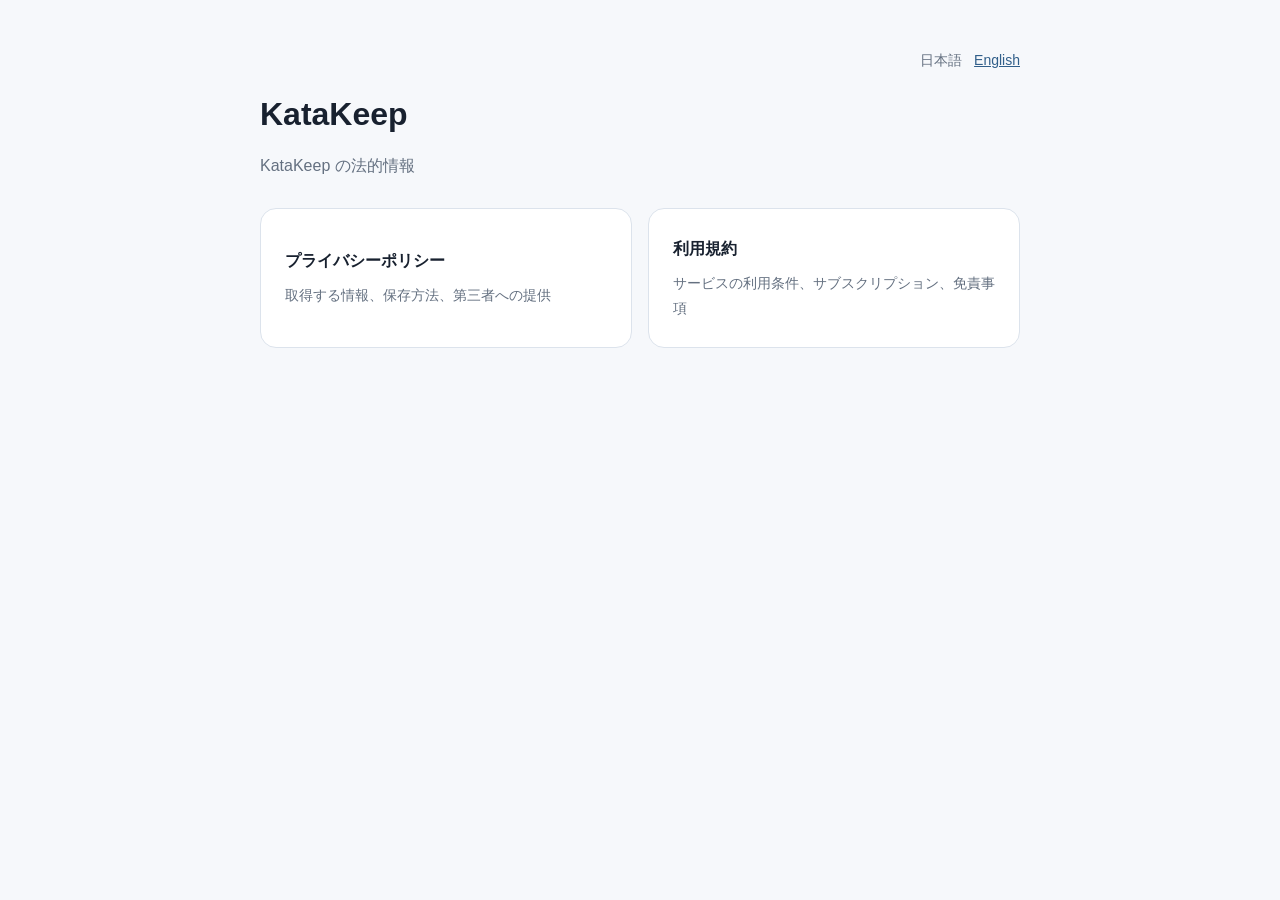
<file: index.html>
<!doctype html>
<html lang="ja">
  <head>
    <meta charset="utf-8">
    <meta name="viewport" content="width=device-width, initial-scale=1">
    <title>KataKeep - Legal</title>
    <link rel="stylesheet" href="styles.css">
  </head>
  <body>
    <main class="container">
      <nav class="language-switch" aria-label="言語">
        <span aria-current="page">日本語</span>
        <a href="en/index.html" lang="en">English</a>
      </nav>
      <h1>KataKeep</h1>
      <p class="lead">KataKeep の法的情報</p>
      <nav class="card-grid" aria-label="法的情報">
        <a class="card" href="privacy.html">
          <strong>プライバシーポリシー</strong>
          <span>取得する情報、保存方法、第三者への提供</span>
        </a>
        <a class="card" href="terms.html">
          <strong>利用規約</strong>
          <span>サービスの利用条件、サブスクリプション、免責事項</span>
        </a>
      </nav>
    </main>
  </body>
</html>
</file>
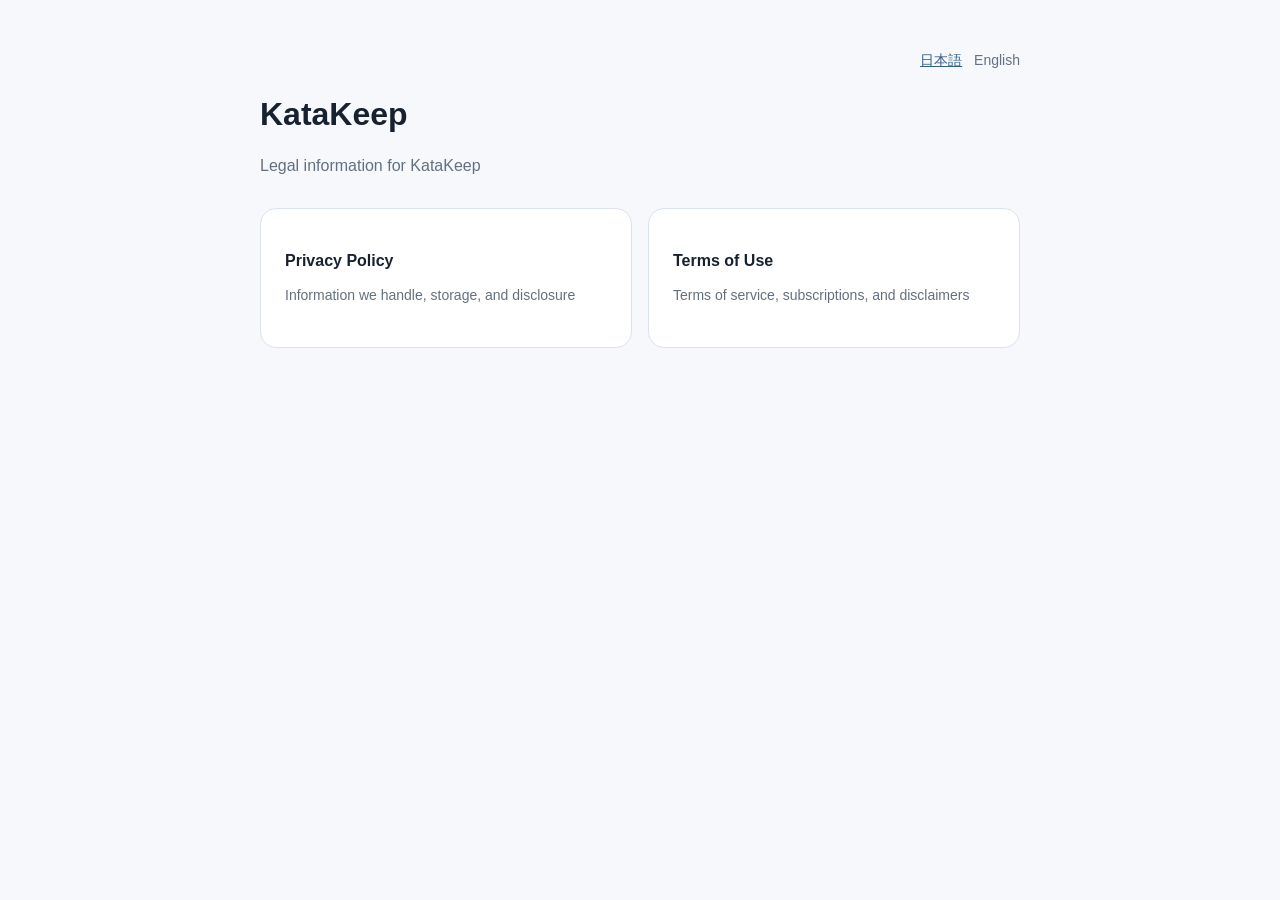
<file: en/index.html>
<!doctype html>
<html lang="en">
  <head>
    <meta charset="utf-8">
    <meta name="viewport" content="width=device-width, initial-scale=1">
    <title>KataKeep - Legal</title>
    <link rel="stylesheet" href="../styles.css">
  </head>
  <body>
    <main class="container">
      <nav class="language-switch" aria-label="Language">
        <a href="../index.html" lang="ja">日本語</a>
        <span aria-current="page">English</span>
      </nav>
      <h1>KataKeep</h1>
      <p class="lead">Legal information for KataKeep</p>
      <nav class="card-grid" aria-label="Legal information">
        <a class="card" href="privacy.html">
          <strong>Privacy Policy</strong>
          <span>Information we handle, storage, and disclosure</span>
        </a>
        <a class="card" href="terms.html">
          <strong>Terms of Use</strong>
          <span>Terms of service, subscriptions, and disclaimers</span>
        </a>
      </nav>
    </main>
  </body>
</html>
</file>
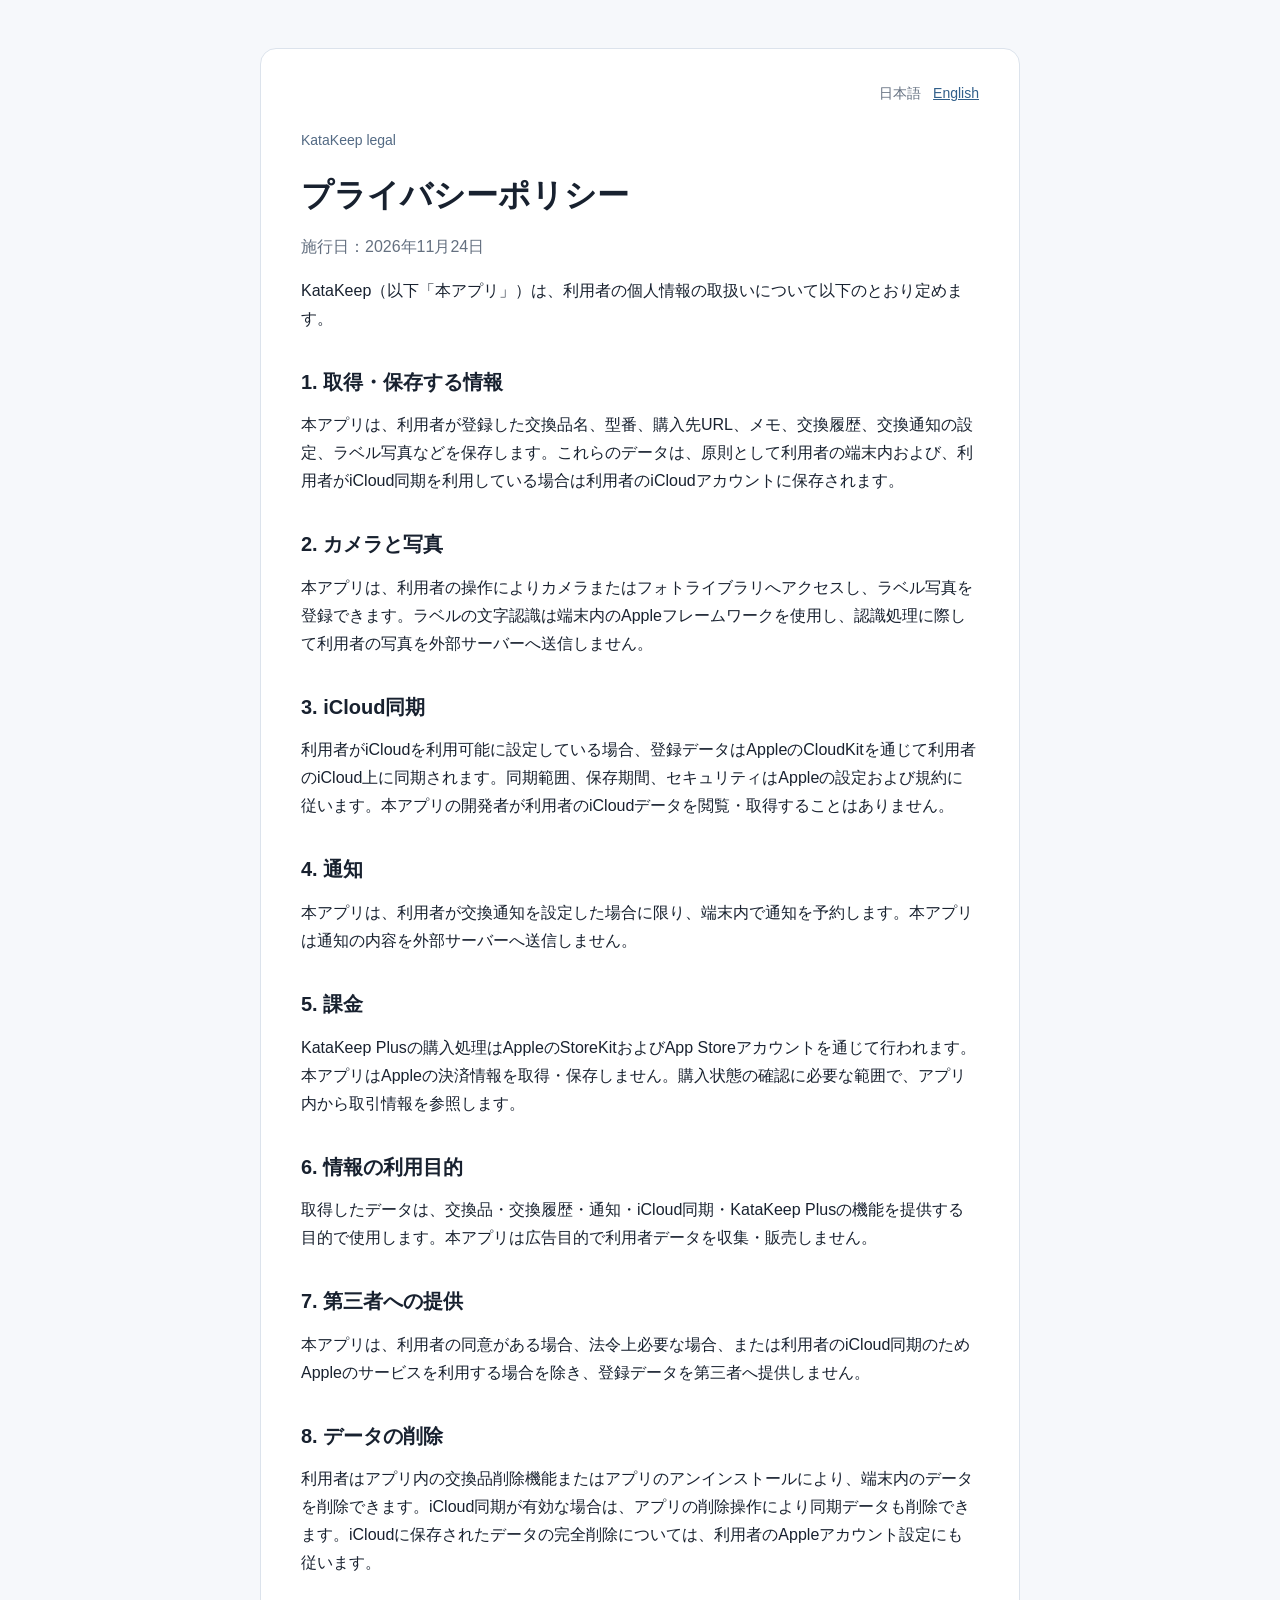
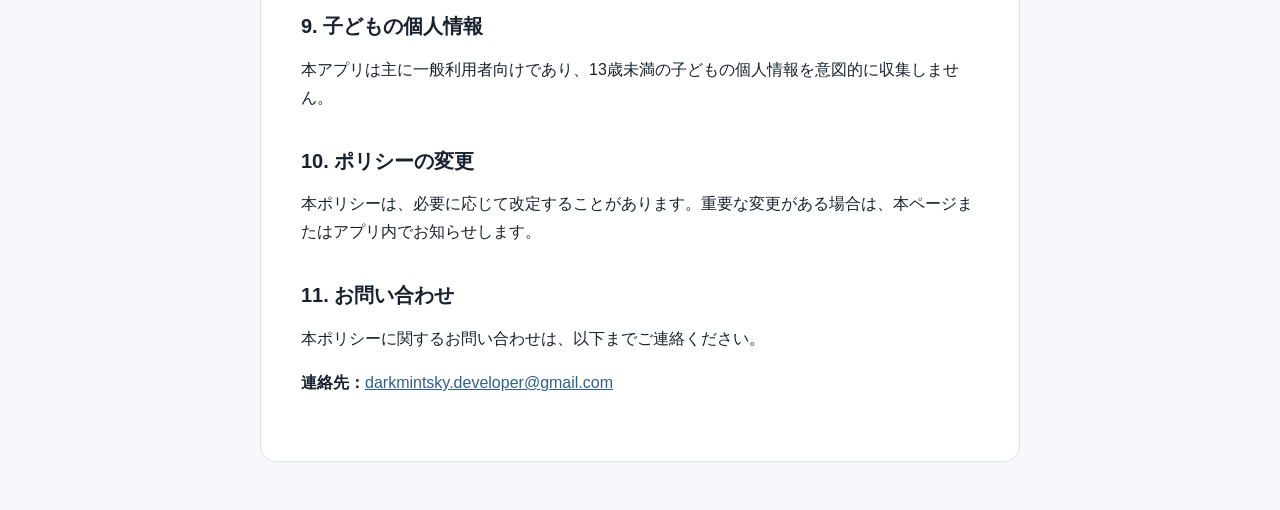
<file: privacy.html>
<!doctype html>
<html lang="ja">
  <head>
    <meta charset="utf-8">
    <meta name="viewport" content="width=device-width, initial-scale=1">
    <title>プライバシーポリシー - KataKeep</title>
    <link rel="stylesheet" href="styles.css">
  </head>
  <body>
    <main class="container document">
      <nav class="language-switch" aria-label="言語">
        <span aria-current="page">日本語</span>
        <a href="en/privacy.html" lang="en">English</a>
      </nav>
      <a class="back" href="index.html">KataKeep legal</a>
      <h1>プライバシーポリシー</h1>
      <p class="updated">施行日：2026年11月24日</p>

      <p>KataKeep（以下「本アプリ」）は、利用者の個人情報の取扱いについて以下のとおり定めます。</p>

      <h2>1. 取得・保存する情報</h2>
      <p>本アプリは、利用者が登録した交換品名、型番、購入先URL、メモ、交換履歴、交換通知の設定、ラベル写真などを保存します。これらのデータは、原則として利用者の端末内および、利用者がiCloud同期を利用している場合は利用者のiCloudアカウントに保存されます。</p>

      <h2>2. カメラと写真</h2>
      <p>本アプリは、利用者の操作によりカメラまたはフォトライブラリへアクセスし、ラベル写真を登録できます。ラベルの文字認識は端末内のAppleフレームワークを使用し、認識処理に際して利用者の写真を外部サーバーへ送信しません。</p>

      <h2>3. iCloud同期</h2>
      <p>利用者がiCloudを利用可能に設定している場合、登録データはAppleのCloudKitを通じて利用者のiCloud上に同期されます。同期範囲、保存期間、セキュリティはAppleの設定および規約に従います。本アプリの開発者が利用者のiCloudデータを閲覧・取得することはありません。</p>

      <h2>4. 通知</h2>
      <p>本アプリは、利用者が交換通知を設定した場合に限り、端末内で通知を予約します。本アプリは通知の内容を外部サーバーへ送信しません。</p>

      <h2>5. 課金</h2>
      <p>KataKeep Plusの購入処理はAppleのStoreKitおよびApp Storeアカウントを通じて行われます。本アプリはAppleの決済情報を取得・保存しません。購入状態の確認に必要な範囲で、アプリ内から取引情報を参照します。</p>

      <h2>6. 情報の利用目的</h2>
      <p>取得したデータは、交換品・交換履歴・通知・iCloud同期・KataKeep Plusの機能を提供する目的で使用します。本アプリは広告目的で利用者データを収集・販売しません。</p>

      <h2>7. 第三者への提供</h2>
      <p>本アプリは、利用者の同意がある場合、法令上必要な場合、または利用者のiCloud同期のためAppleのサービスを利用する場合を除き、登録データを第三者へ提供しません。</p>

      <h2>8. データの削除</h2>
      <p>利用者はアプリ内の交換品削除機能またはアプリのアンインストールにより、端末内のデータを削除できます。iCloud同期が有効な場合は、アプリの削除操作により同期データも削除できます。iCloudに保存されたデータの完全削除については、利用者のAppleアカウント設定にも従います。</p>

      <h2>9. 子どもの個人情報</h2>
      <p>本アプリは主に一般利用者向けであり、13歳未満の子どもの個人情報を意図的に収集しません。</p>

      <h2>10. ポリシーの変更</h2>
      <p>本ポリシーは、必要に応じて改定することがあります。重要な変更がある場合は、本ページまたはアプリ内でお知らせします。</p>

      <h2>11. お問い合わせ</h2>
      <p>本ポリシーに関するお問い合わせは、以下までご連絡ください。</p>
      <p><strong>連絡先：</strong><a href="mailto:darkmintsky.developer@gmail.com">darkmintsky.developer@gmail.com</a></p>
    </main>
  </body>
</html>
</file>
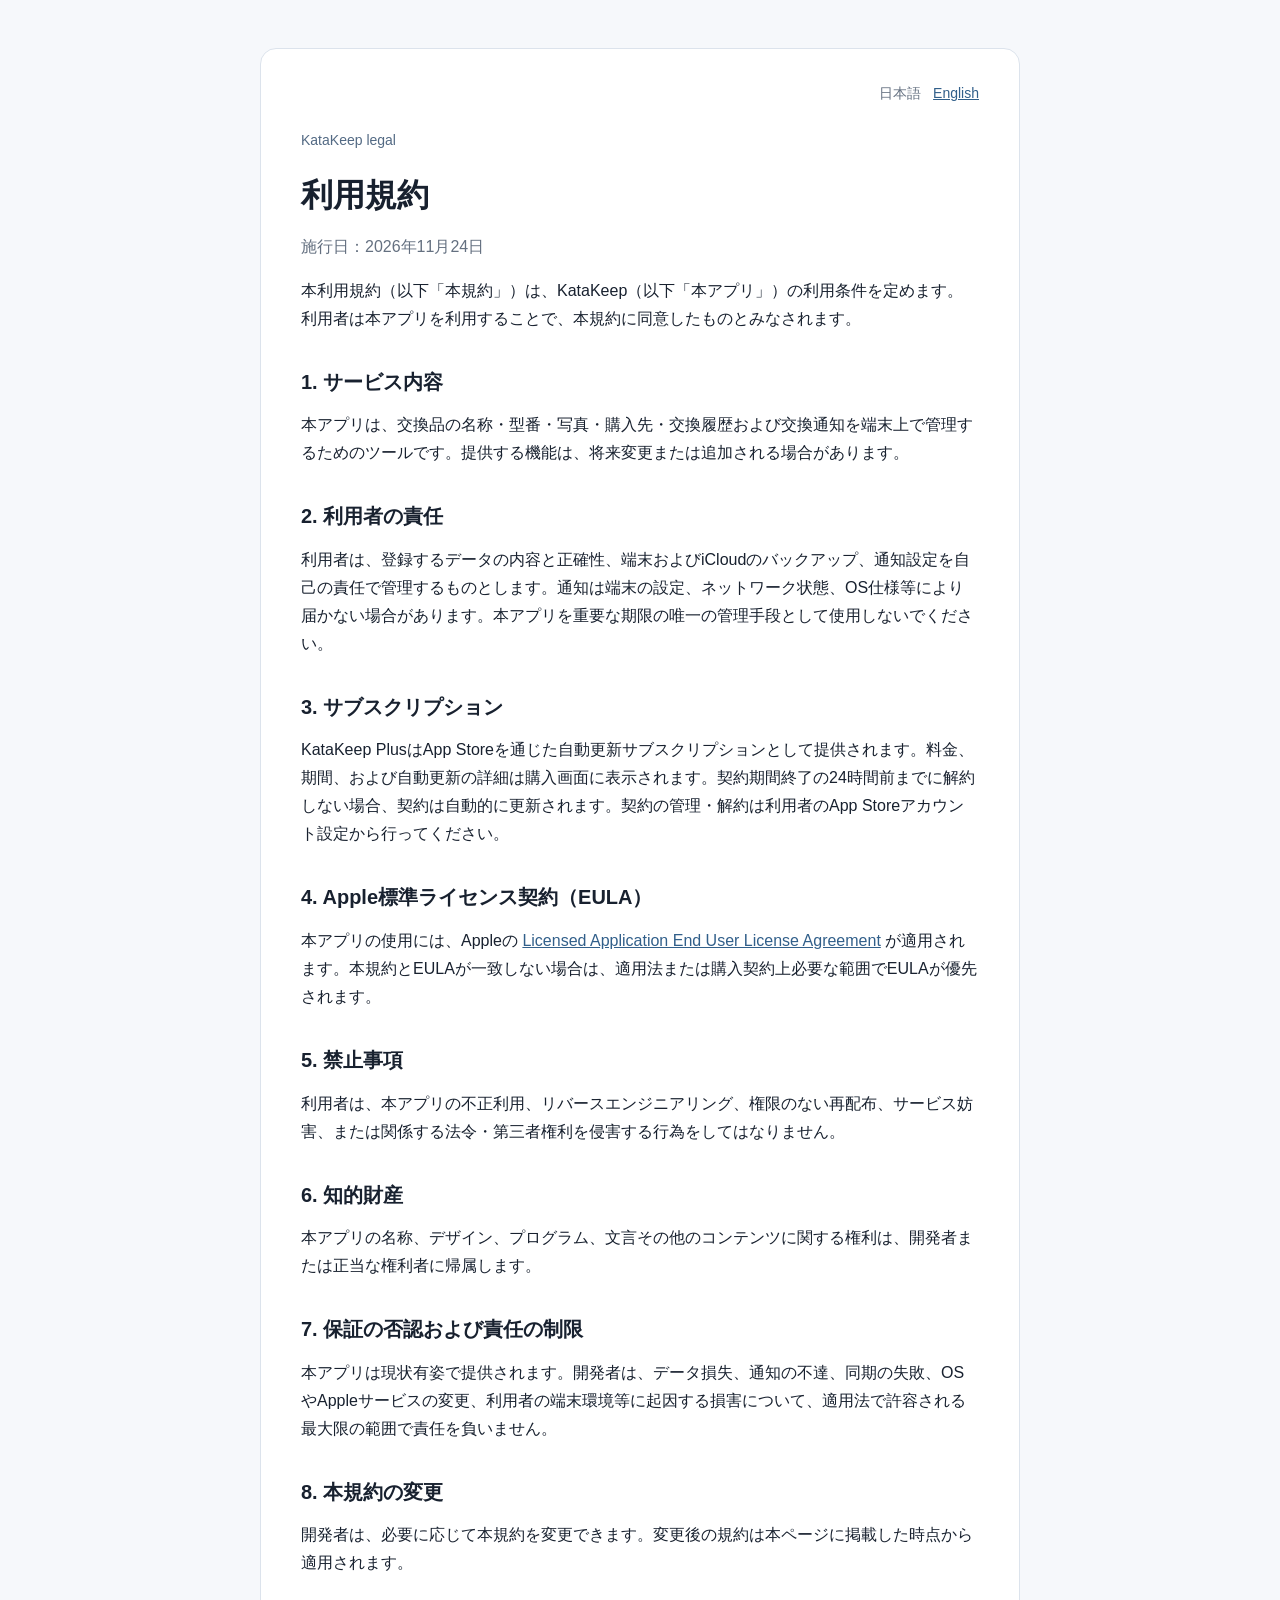
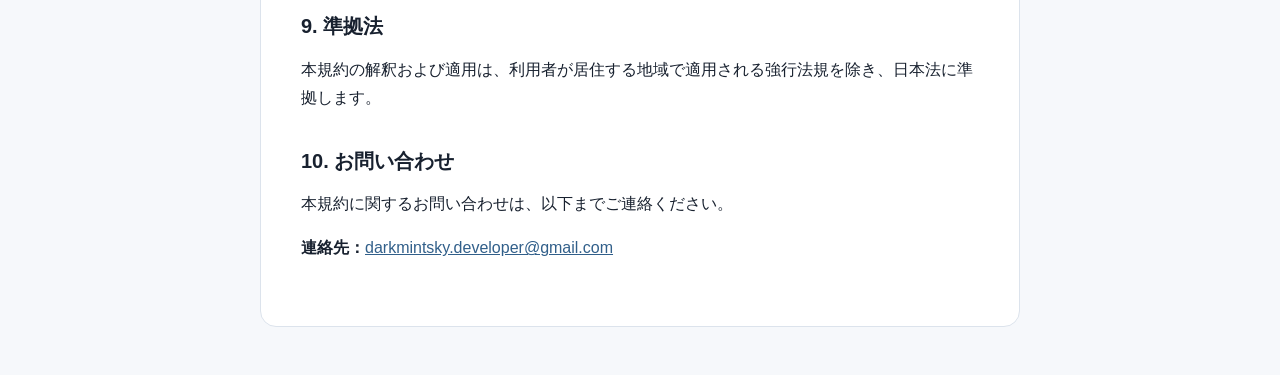
<file: terms.html>
<!doctype html>
<html lang="ja">
  <head>
    <meta charset="utf-8">
    <meta name="viewport" content="width=device-width, initial-scale=1">
    <title>利用規約 - KataKeep</title>
    <link rel="stylesheet" href="styles.css">
  </head>
  <body>
    <main class="container document">
      <nav class="language-switch" aria-label="言語">
        <span aria-current="page">日本語</span>
        <a href="en/terms.html" lang="en">English</a>
      </nav>
      <a class="back" href="index.html">KataKeep legal</a>
      <h1>利用規約</h1>
      <p class="updated">施行日：2026年11月24日</p>

      <p>本利用規約（以下「本規約」）は、KataKeep（以下「本アプリ」）の利用条件を定めます。利用者は本アプリを利用することで、本規約に同意したものとみなされます。</p>

      <h2>1. サービス内容</h2>
      <p>本アプリは、交換品の名称・型番・写真・購入先・交換履歴および交換通知を端末上で管理するためのツールです。提供する機能は、将来変更または追加される場合があります。</p>

      <h2>2. 利用者の責任</h2>
      <p>利用者は、登録するデータの内容と正確性、端末およびiCloudのバックアップ、通知設定を自己の責任で管理するものとします。通知は端末の設定、ネットワーク状態、OS仕様等により届かない場合があります。本アプリを重要な期限の唯一の管理手段として使用しないでください。</p>

      <h2>3. サブスクリプション</h2>
      <p>KataKeep PlusはApp Storeを通じた自動更新サブスクリプションとして提供されます。料金、期間、および自動更新の詳細は購入画面に表示されます。契約期間終了の24時間前までに解約しない場合、契約は自動的に更新されます。契約の管理・解約は利用者のApp Storeアカウント設定から行ってください。</p>

      <h2>4. Apple標準ライセンス契約（EULA）</h2>
      <p>本アプリの使用には、Appleの <a href="https://www.apple.com/legal/internet-services/itunes/dev/stdeula/" target="_blank" rel="noopener noreferrer">Licensed Application End User License Agreement</a> が適用されます。本規約とEULAが一致しない場合は、適用法または購入契約上必要な範囲でEULAが優先されます。</p>

      <h2>5. 禁止事項</h2>
      <p>利用者は、本アプリの不正利用、リバースエンジニアリング、権限のない再配布、サービス妨害、または関係する法令・第三者権利を侵害する行為をしてはなりません。</p>

      <h2>6. 知的財産</h2>
      <p>本アプリの名称、デザイン、プログラム、文言その他のコンテンツに関する権利は、開発者または正当な権利者に帰属します。</p>

      <h2>7. 保証の否認および責任の制限</h2>
      <p>本アプリは現状有姿で提供されます。開発者は、データ損失、通知の不達、同期の失敗、OSやAppleサービスの変更、利用者の端末環境等に起因する損害について、適用法で許容される最大限の範囲で責任を負いません。</p>

      <h2>8. 本規約の変更</h2>
      <p>開発者は、必要に応じて本規約を変更できます。変更後の規約は本ページに掲載した時点から適用されます。</p>

      <h2>9. 準拠法</h2>
      <p>本規約の解釈および適用は、利用者が居住する地域で適用される強行法規を除き、日本法に準拠します。</p>

      <h2>10. お問い合わせ</h2>
      <p>本規約に関するお問い合わせは、以下までご連絡ください。</p>
      <p><strong>連絡先：</strong><a href="mailto:darkmintsky.developer@gmail.com">darkmintsky.developer@gmail.com</a></p>
    </main>
  </body>
</html>
</file>
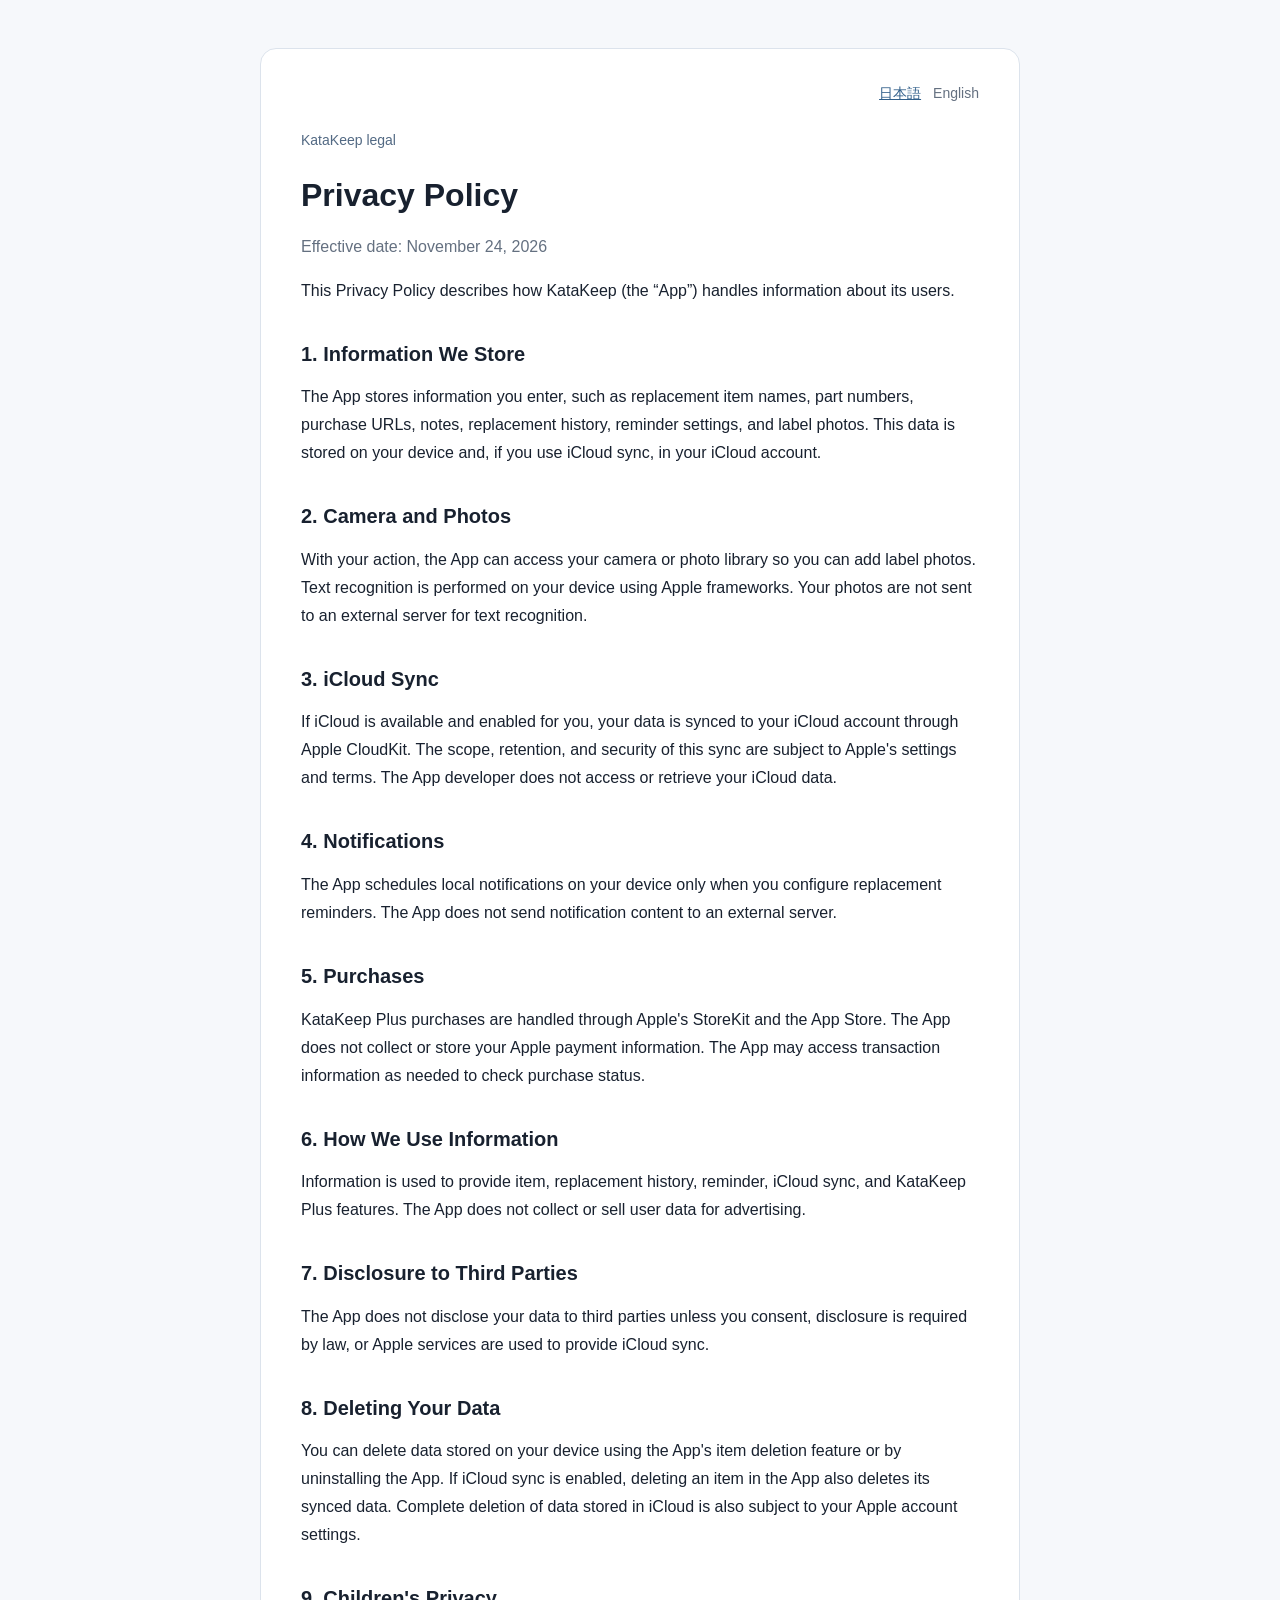
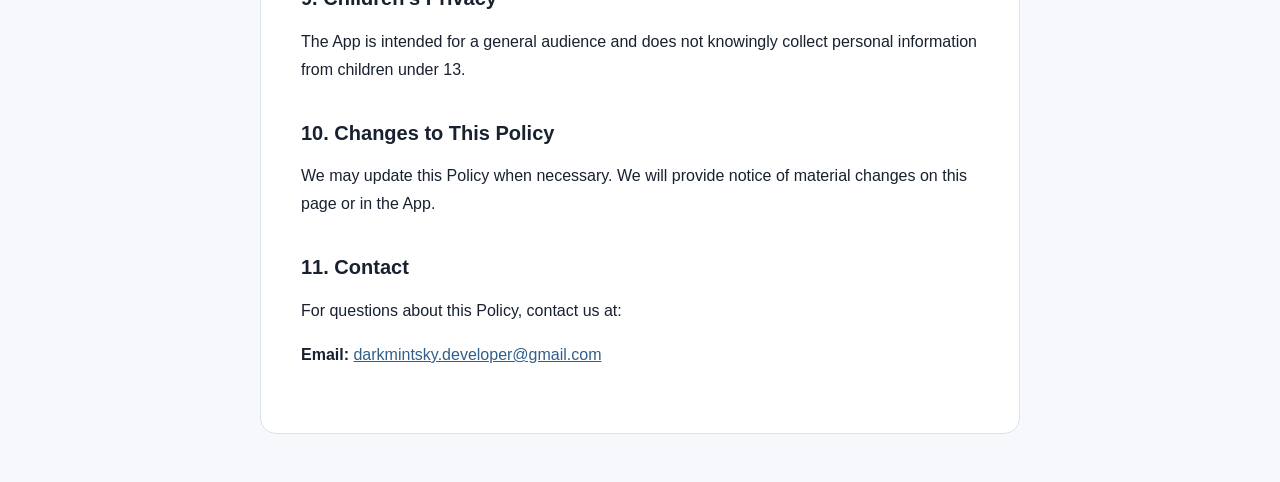
<file: en/privacy.html>
<!doctype html>
<html lang="en">
  <head>
    <meta charset="utf-8">
    <meta name="viewport" content="width=device-width, initial-scale=1">
    <title>Privacy Policy - KataKeep</title>
    <link rel="stylesheet" href="../styles.css">
  </head>
  <body>
    <main class="container document">
      <nav class="language-switch" aria-label="Language">
        <a href="../privacy.html" lang="ja">日本語</a>
        <span aria-current="page">English</span>
      </nav>
      <a class="back" href="index.html">KataKeep legal</a>
      <h1>Privacy Policy</h1>
      <p class="updated">Effective date: November 24, 2026</p>

      <p>This Privacy Policy describes how KataKeep (the “App”) handles information about its users.</p>

      <h2>1. Information We Store</h2>
      <p>The App stores information you enter, such as replacement item names, part numbers, purchase URLs, notes, replacement history, reminder settings, and label photos. This data is stored on your device and, if you use iCloud sync, in your iCloud account.</p>

      <h2>2. Camera and Photos</h2>
      <p>With your action, the App can access your camera or photo library so you can add label photos. Text recognition is performed on your device using Apple frameworks. Your photos are not sent to an external server for text recognition.</p>

      <h2>3. iCloud Sync</h2>
      <p>If iCloud is available and enabled for you, your data is synced to your iCloud account through Apple CloudKit. The scope, retention, and security of this sync are subject to Apple's settings and terms. The App developer does not access or retrieve your iCloud data.</p>

      <h2>4. Notifications</h2>
      <p>The App schedules local notifications on your device only when you configure replacement reminders. The App does not send notification content to an external server.</p>

      <h2>5. Purchases</h2>
      <p>KataKeep Plus purchases are handled through Apple's StoreKit and the App Store. The App does not collect or store your Apple payment information. The App may access transaction information as needed to check purchase status.</p>

      <h2>6. How We Use Information</h2>
      <p>Information is used to provide item, replacement history, reminder, iCloud sync, and KataKeep Plus features. The App does not collect or sell user data for advertising.</p>

      <h2>7. Disclosure to Third Parties</h2>
      <p>The App does not disclose your data to third parties unless you consent, disclosure is required by law, or Apple services are used to provide iCloud sync.</p>

      <h2>8. Deleting Your Data</h2>
      <p>You can delete data stored on your device using the App's item deletion feature or by uninstalling the App. If iCloud sync is enabled, deleting an item in the App also deletes its synced data. Complete deletion of data stored in iCloud is also subject to your Apple account settings.</p>

      <h2>9. Children's Privacy</h2>
      <p>The App is intended for a general audience and does not knowingly collect personal information from children under 13.</p>

      <h2>10. Changes to This Policy</h2>
      <p>We may update this Policy when necessary. We will provide notice of material changes on this page or in the App.</p>

      <h2>11. Contact</h2>
      <p>For questions about this Policy, contact us at:</p>
      <p><strong>Email:</strong> <a href="mailto:darkmintsky.developer@gmail.com">darkmintsky.developer@gmail.com</a></p>
    </main>
  </body>
</html>
</file>
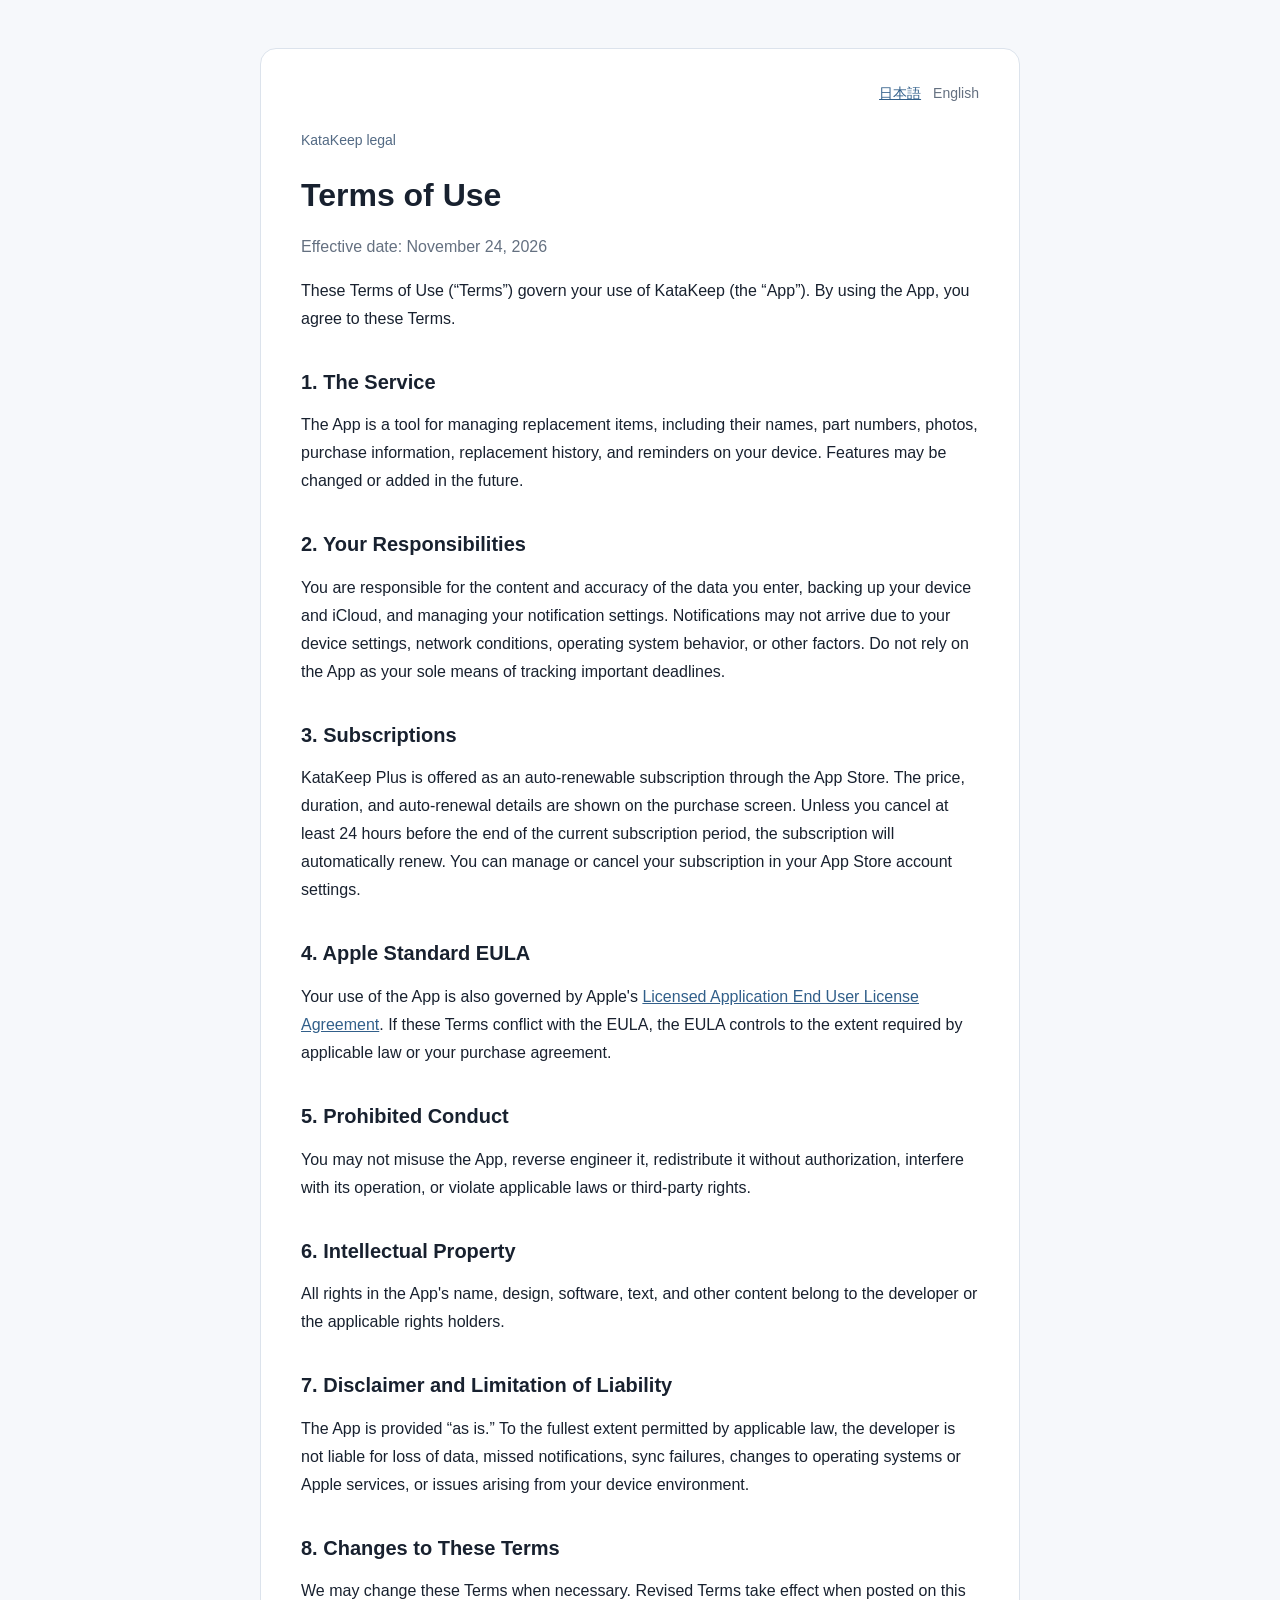
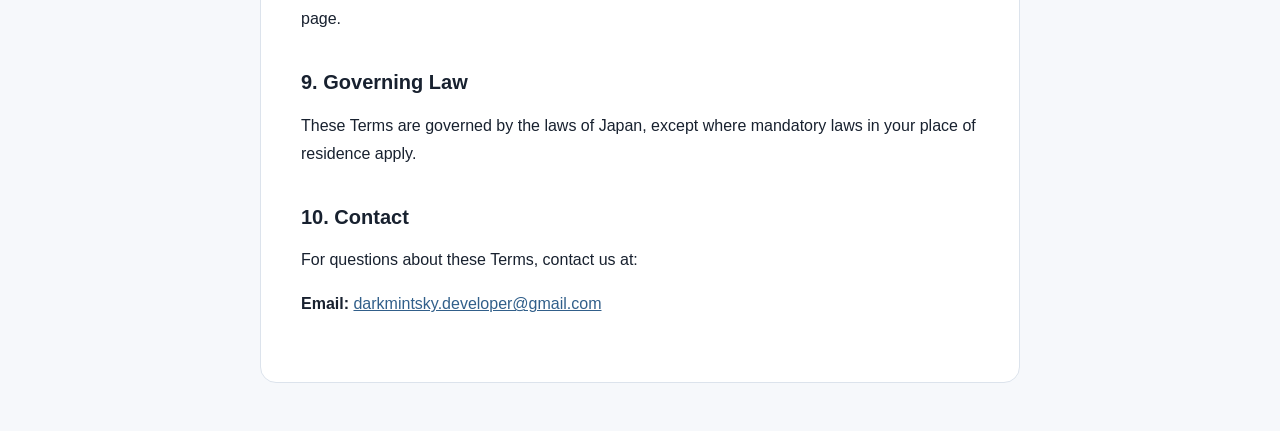
<file: en/terms.html>
<!doctype html>
<html lang="en">
  <head>
    <meta charset="utf-8">
    <meta name="viewport" content="width=device-width, initial-scale=1">
    <title>Terms of Use - KataKeep</title>
    <link rel="stylesheet" href="../styles.css">
  </head>
  <body>
    <main class="container document">
      <nav class="language-switch" aria-label="Language">
        <a href="../terms.html" lang="ja">日本語</a>
        <span aria-current="page">English</span>
      </nav>
      <a class="back" href="index.html">KataKeep legal</a>
      <h1>Terms of Use</h1>
      <p class="updated">Effective date: November 24, 2026</p>

      <p>These Terms of Use (“Terms”) govern your use of KataKeep (the “App”). By using the App, you agree to these Terms.</p>

      <h2>1. The Service</h2>
      <p>The App is a tool for managing replacement items, including their names, part numbers, photos, purchase information, replacement history, and reminders on your device. Features may be changed or added in the future.</p>

      <h2>2. Your Responsibilities</h2>
      <p>You are responsible for the content and accuracy of the data you enter, backing up your device and iCloud, and managing your notification settings. Notifications may not arrive due to your device settings, network conditions, operating system behavior, or other factors. Do not rely on the App as your sole means of tracking important deadlines.</p>

      <h2>3. Subscriptions</h2>
      <p>KataKeep Plus is offered as an auto-renewable subscription through the App Store. The price, duration, and auto-renewal details are shown on the purchase screen. Unless you cancel at least 24 hours before the end of the current subscription period, the subscription will automatically renew. You can manage or cancel your subscription in your App Store account settings.</p>

      <h2>4. Apple Standard EULA</h2>
      <p>Your use of the App is also governed by Apple's <a href="https://www.apple.com/legal/internet-services/itunes/dev/stdeula/" target="_blank" rel="noopener noreferrer">Licensed Application End User License Agreement</a>. If these Terms conflict with the EULA, the EULA controls to the extent required by applicable law or your purchase agreement.</p>

      <h2>5. Prohibited Conduct</h2>
      <p>You may not misuse the App, reverse engineer it, redistribute it without authorization, interfere with its operation, or violate applicable laws or third-party rights.</p>

      <h2>6. Intellectual Property</h2>
      <p>All rights in the App's name, design, software, text, and other content belong to the developer or the applicable rights holders.</p>

      <h2>7. Disclaimer and Limitation of Liability</h2>
      <p>The App is provided “as is.” To the fullest extent permitted by applicable law, the developer is not liable for loss of data, missed notifications, sync failures, changes to operating systems or Apple services, or issues arising from your device environment.</p>

      <h2>8. Changes to These Terms</h2>
      <p>We may change these Terms when necessary. Revised Terms take effect when posted on this page.</p>

      <h2>9. Governing Law</h2>
      <p>These Terms are governed by the laws of Japan, except where mandatory laws in your place of residence apply.</p>

      <h2>10. Contact</h2>
      <p>For questions about these Terms, contact us at:</p>
      <p><strong>Email:</strong> <a href="mailto:darkmintsky.developer@gmail.com">darkmintsky.developer@gmail.com</a></p>
    </main>
  </body>
</html>
</file>
<file: styles.css>
:root {
  color-scheme: light;
  font-family: -apple-system, BlinkMacSystemFont, "Helvetica Neue", "Hiragino Kaku Gothic ProN", "Yu Gothic", sans-serif;
  color: #18212f;
  background: #f6f8fb;
}

* {
  box-sizing: border-box;
}

body {
  margin: 0;
  line-height: 1.75;
}

.container {
  width: min(760px, calc(100% - 40px));
  margin: 48px auto;
}

h1,
h2 {
  line-height: 1.3;
}

h1 {
  margin-bottom: 8px;
  font-size: 32px;
}

h2 {
  margin-top: 36px;
  font-size: 20px;
}

.lead,
.updated {
  color: #647080;
}

.language-switch {
  display: flex;
  justify-content: flex-end;
  gap: 12px;
  margin-bottom: 20px;
  font-size: 14px;
}

.language-switch span {
  color: #647080;
}

.card-grid {
  display: grid;
  grid-template-columns: repeat(auto-fit, minmax(220px, 1fr));
  gap: 16px;
  margin-top: 28px;
}

.card {
  display: flex;
  min-height: 140px;
  flex-direction: column;
  justify-content: center;
  gap: 8px;
  padding: 24px;
  border: 1px solid #dce3ec;
  border-radius: 16px;
  background: #fff;
  color: inherit;
  text-decoration: none;
}

.card:hover {
  border-color: #7d91a8;
}

.card span {
  color: #647080;
  font-size: 14px;
}

.document {
  padding: 32px 40px 48px;
  border: 1px solid #dce3ec;
  border-radius: 16px;
  background: #fff;
}

.back {
  color: #536a84;
  font-size: 14px;
  text-decoration: none;
}

a {
  color: #315f8a;
}

@media (max-width: 560px) {
  .container {
    width: min(100% - 24px, 760px);
    margin: 24px auto;
  }

  .document {
    padding: 24px 20px 36px;
  }
}
</file>
